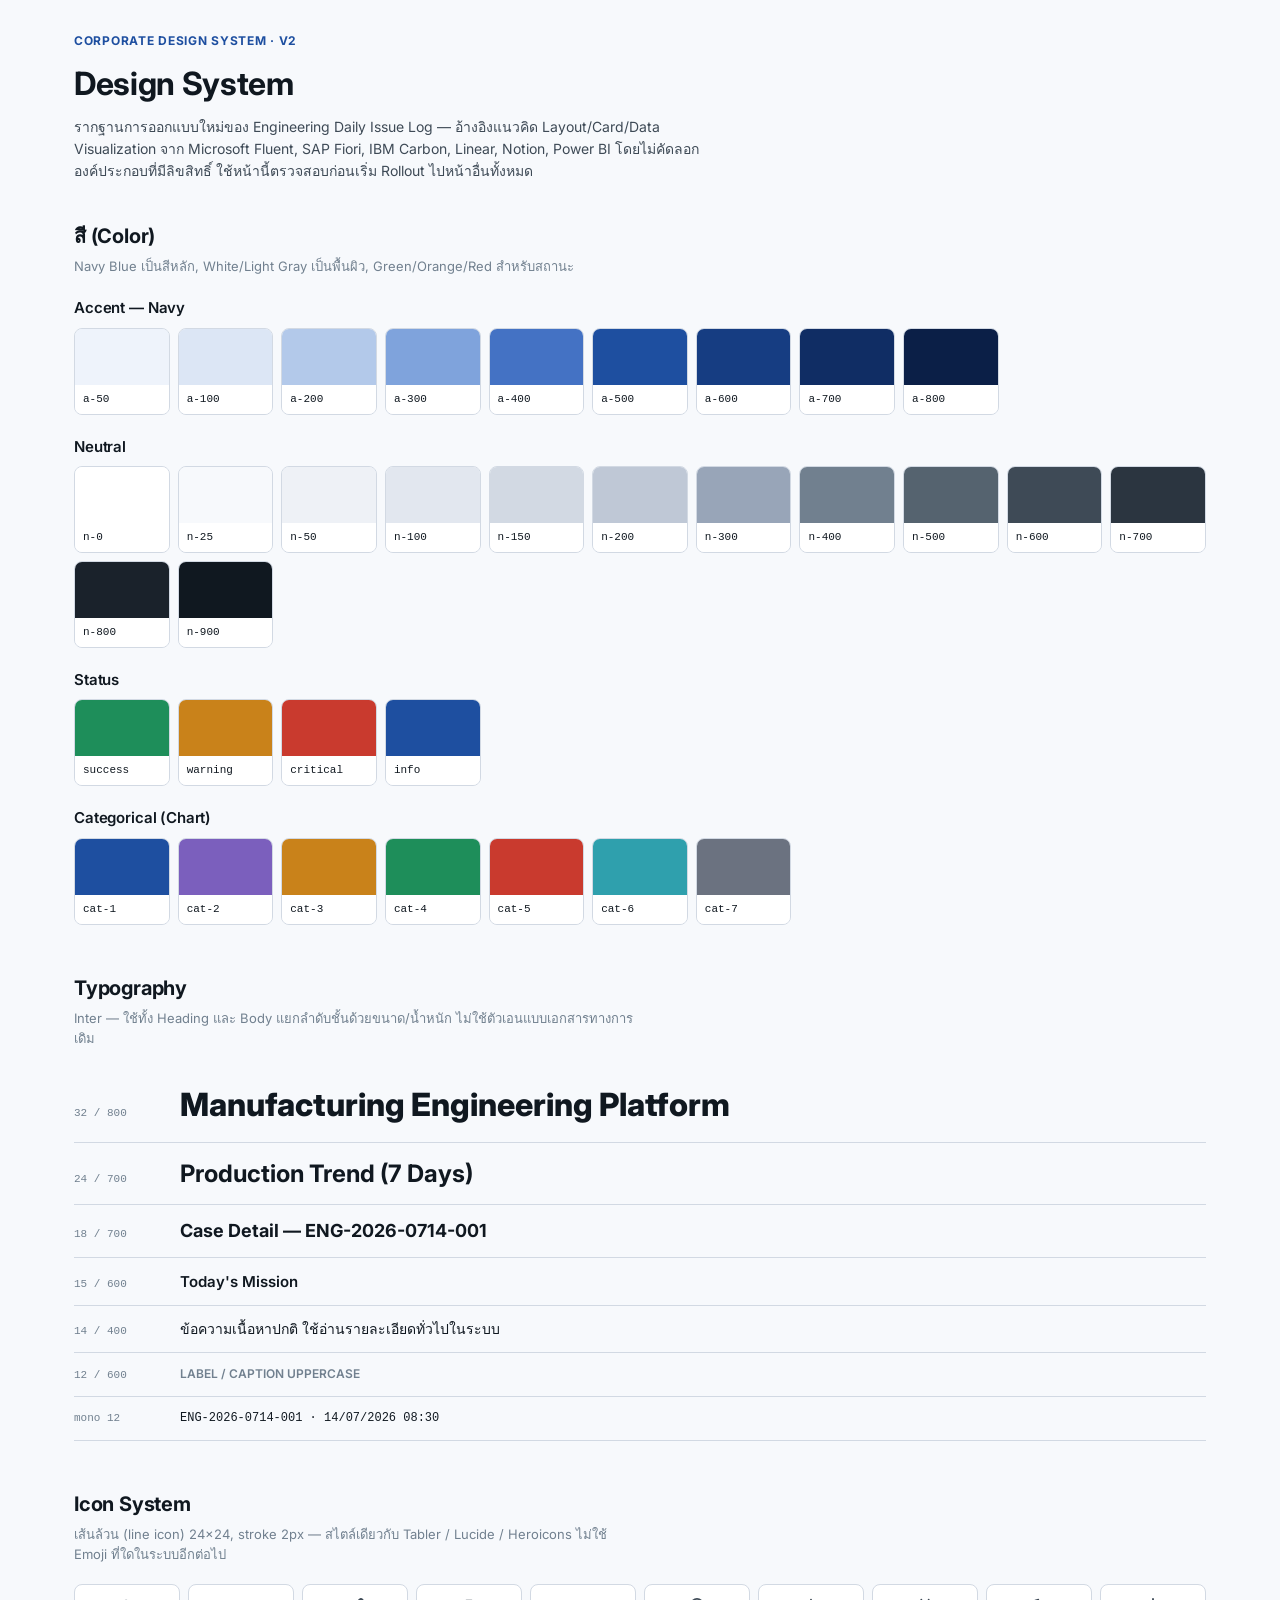
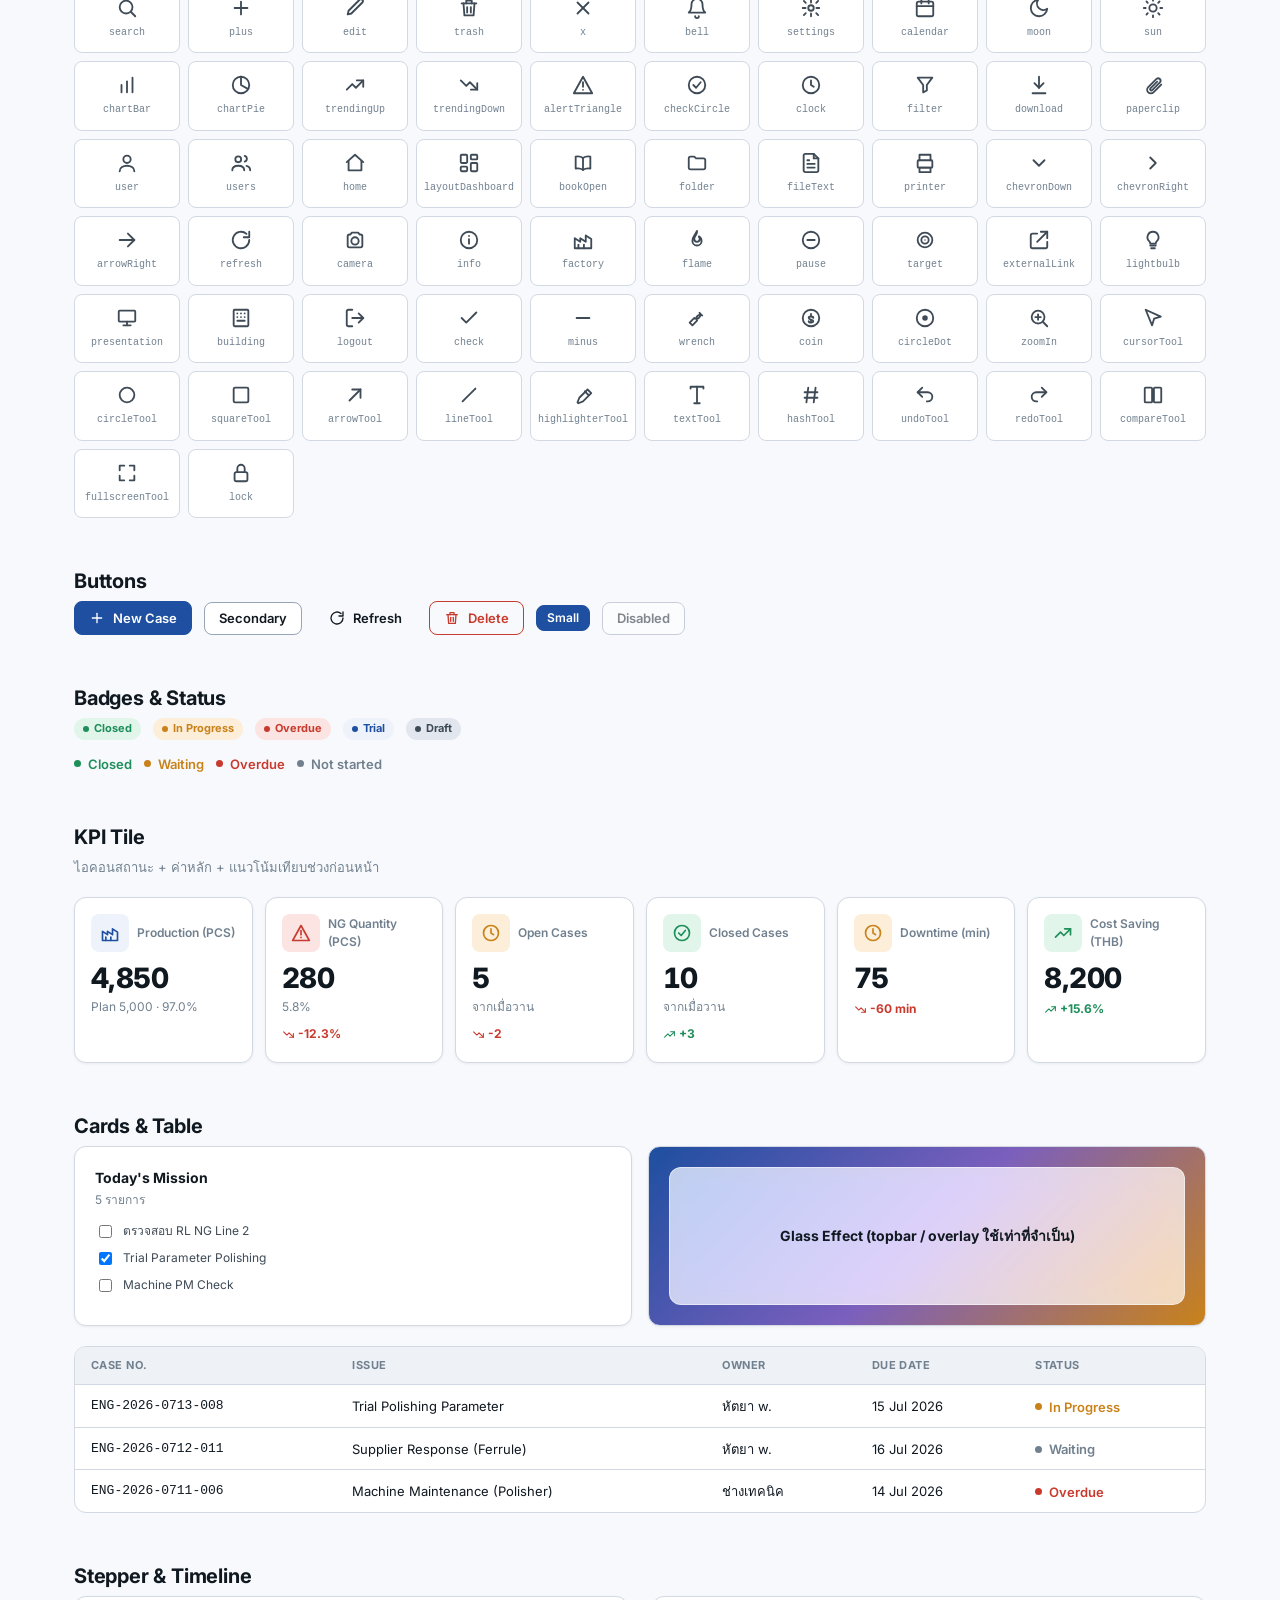
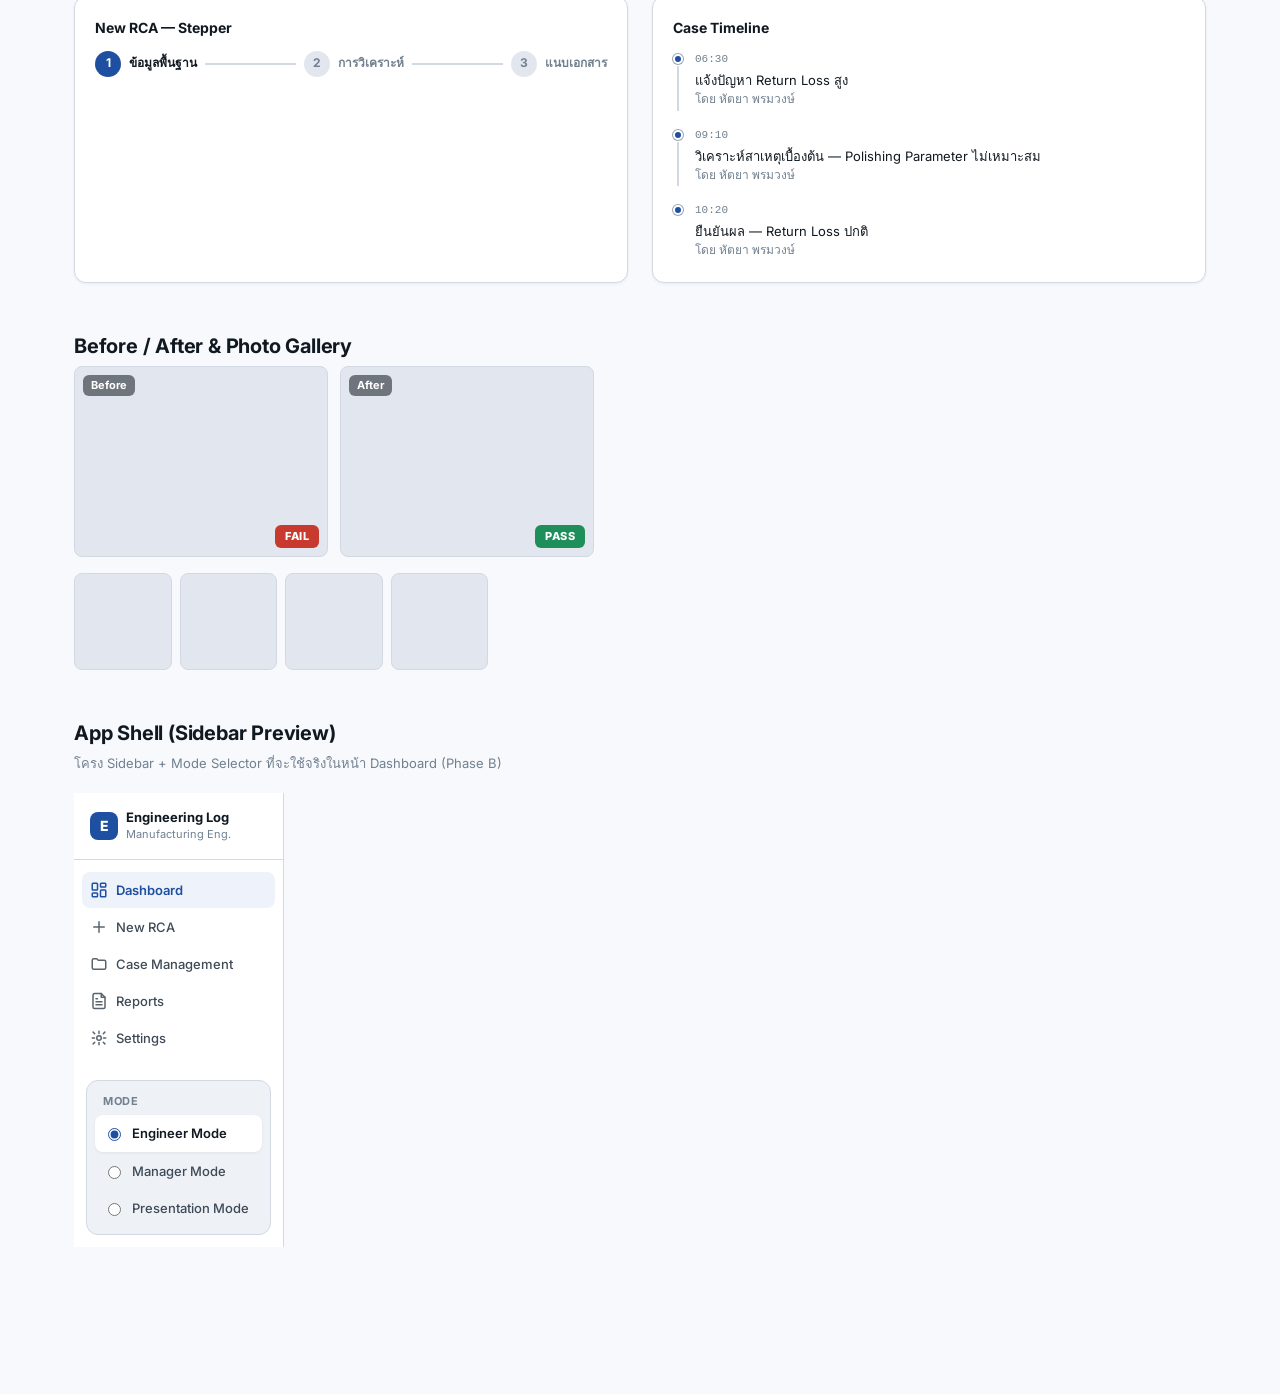
<file: design-system.html>
<!doctype html>
<html lang="th">
<head>
<meta charset="utf-8">
<meta name="viewport" content="width=device-width, initial-scale=1">
<title>Design System — Engineering Daily Issue Log</title>
<link rel="stylesheet" href="assets/design-system.css">
<script src="assets/icons.js"></script>
<style>
  body { padding: 0; }
  .dsg-wrap { max-width: 1180px; margin: 0 auto; padding: var(--sp-8) var(--sp-6) 100px; }
  .dsg-head { margin-bottom: var(--sp-10); }
  .dsg-head .eyebrow { font-size: var(--fs-12); font-weight: 700; letter-spacing: .06em; text-transform: uppercase; color: var(--accent); margin-bottom: var(--sp-2); }
  .dsg-head h1 { font-size: var(--fs-32); }
  .dsg-head p { color: var(--ink-secondary); font-size: var(--fs-14); max-width: 70ch; margin-top: var(--sp-2); }
  .dsg-section { margin-bottom: var(--sp-12); scroll-margin-top: 20px; }
  .dsg-section h2 { font-size: var(--fs-20); margin-bottom: var(--sp-1); }
  .dsg-section .desc { font-size: var(--fs-13); color: var(--ink-muted); margin-bottom: var(--sp-5); max-width: 70ch; }
  .swatch-row { display: grid; grid-template-columns: repeat(auto-fill, minmax(90px,1fr)); gap: var(--sp-2); }
  .swatch { border-radius: var(--r-md); overflow: hidden; border: 1px solid var(--line); }
  .swatch__color { height: 56px; }
  .swatch__label { padding: 6px 8px; font-size: var(--fs-11); font-family: var(--font-mono); background: var(--surface); }
  .type-row { display: flex; align-items: baseline; gap: var(--sp-4); padding: var(--sp-3) 0; border-bottom: 1px solid var(--line); }
  .type-row .tag { font-family: var(--font-mono); font-size: var(--fs-11); color: var(--ink-muted); width: 90px; flex: none; }
  .flex-row { display: flex; gap: var(--sp-3); flex-wrap: wrap; align-items: center; }
  .icon-grid { display: grid; grid-template-columns: repeat(auto-fill, minmax(96px,1fr)); gap: var(--sp-2); }
  .icon-cell { display: flex; flex-direction: column; align-items: center; gap: 6px; padding: var(--sp-3); border: 1px solid var(--line); border-radius: var(--r-md); background: var(--surface); }
  .icon-cell svg { width: 22px; height: 22px; color: var(--ink-secondary); }
  .icon-cell span { font-size: 10px; font-family: var(--font-mono); color: var(--ink-muted); }
  .demo-nav { width: 210px; }
  .glass-demo { position: relative; height: 180px; border-radius: var(--r-lg); overflow: hidden; background: linear-gradient(135deg, var(--a-500), var(--cat-2), var(--s-warning)); }
  .glass-demo .glass { position: absolute; inset: var(--sp-5); border-radius: var(--r-lg); display: flex; align-items: center; justify-content: center; font-weight: 700; color: var(--ink); }
</style>
</head>
<body>
<div class="dsg-wrap">
  <div class="dsg-head">
    <div class="eyebrow">Corporate Design System · v2</div>
    <h1>Design System</h1>
    <p>รากฐานการออกแบบใหม่ของ Engineering Daily Issue Log — อ้างอิงแนวคิด Layout/Card/Data Visualization จาก Microsoft Fluent, SAP Fiori, IBM Carbon, Linear, Notion, Power BI โดยไม่คัดลอกองค์ประกอบที่มีลิขสิทธิ์ ใช้หน้านี้ตรวจสอบก่อนเริ่ม Rollout ไปหน้าอื่นทั้งหมด</p>
  </div>

  <section class="dsg-section" id="color">
    <h2>สี (Color)</h2>
    <div class="desc">Navy Blue เป็นสีหลัก, White/Light Gray เป็นพื้นผิว, Green/Orange/Red สำหรับสถานะ</div>
    <h3 style="margin-bottom:8px;">Accent — Navy</h3>
    <div class="swatch-row" style="margin-bottom:20px;" id="swAccent"></div>
    <h3 style="margin-bottom:8px;">Neutral</h3>
    <div class="swatch-row" style="margin-bottom:20px;" id="swNeutral"></div>
    <h3 style="margin-bottom:8px;">Status</h3>
    <div class="swatch-row" style="margin-bottom:20px;" id="swStatus"></div>
    <h3 style="margin-bottom:8px;">Categorical (Chart)</h3>
    <div class="swatch-row" id="swCat"></div>
  </section>

  <section class="dsg-section" id="type">
    <h2>Typography</h2>
    <div class="desc">Inter — ใช้ทั้ง Heading และ Body แยกลำดับชั้นด้วยขนาด/น้ำหนัก ไม่ใช้ตัวเอนแบบเอกสารทางการเดิม</div>
    <div class="type-row"><span class="tag">32 / 800</span><span style="font-size:32px;font-weight:800;">Manufacturing Engineering Platform</span></div>
    <div class="type-row"><span class="tag">24 / 700</span><span style="font-size:24px;font-weight:700;">Production Trend (7 Days)</span></div>
    <div class="type-row"><span class="tag">18 / 700</span><span style="font-size:18px;font-weight:700;">Case Detail — ENG-2026-0714-001</span></div>
    <div class="type-row"><span class="tag">15 / 600</span><span style="font-size:15px;font-weight:600;">Today's Mission</span></div>
    <div class="type-row"><span class="tag">14 / 400</span><span style="font-size:14px;">ข้อความเนื้อหาปกติ ใช้อ่านรายละเอียดทั่วไปในระบบ</span></div>
    <div class="type-row"><span class="tag">12 / 600</span><span style="font-size:12px;font-weight:600;color:var(--ink-muted);">LABEL / CAPTION UPPERCASE</span></div>
    <div class="type-row"><span class="tag">mono 12</span><span class="mono" style="font-size:12px;">ENG-2026-0714-001 · 14/07/2026 08:30</span></div>
  </section>

  <section class="dsg-section" id="icons">
    <h2>Icon System</h2>
    <div class="desc">เส้นล้วน (line icon) 24×24, stroke 2px — สไตล์เดียวกับ Tabler / Lucide / Heroicons ไม่ใช้ Emoji ที่ใดในระบบอีกต่อไป</div>
    <div class="icon-grid" id="iconGrid"></div>
  </section>

  <section class="dsg-section" id="buttons">
    <h2>Buttons</h2>
    <div class="flex-row">
      <button class="btn primary" id="bPrimary"></button>
      <button class="btn secondary">Secondary</button>
      <button class="btn ghost" id="bGhost"></button>
      <button class="btn danger" id="bDanger"></button>
      <button class="btn primary sm">Small</button>
      <button class="btn secondary" disabled>Disabled</button>
    </div>
  </section>

  <section class="dsg-section" id="badges">
    <h2>Badges &amp; Status</h2>
    <div class="flex-row" style="margin-bottom:14px;">
      <span class="badge success">Closed</span>
      <span class="badge warning">In Progress</span>
      <span class="badge critical">Overdue</span>
      <span class="badge info">Trial</span>
      <span class="badge neutral">Draft</span>
    </div>
    <div class="flex-row">
      <span class="status-dot success">Closed</span>
      <span class="status-dot warning">Waiting</span>
      <span class="status-dot critical">Overdue</span>
      <span class="status-dot neutral">Not started</span>
    </div>
  </section>

  <section class="dsg-section" id="kpi">
    <h2>KPI Tile</h2>
    <div class="desc">ไอคอนสถานะ + ค่าหลัก + แนวโน้มเทียบช่วงก่อนหน้า</div>
    <div class="kpi-grid" id="kpiDemo"></div>
  </section>

  <section class="dsg-section" id="cards">
    <h2>Cards &amp; Table</h2>
    <div style="display:grid; grid-template-columns: 1fr 1fr; gap: var(--sp-4); margin-bottom:20px;">
      <div class="card card__pad">
        <div class="card__head"><div><div class="card__title">Today's Mission</div><div class="card__sub">5 รายการ</div></div></div>
        <div style="display:flex; flex-direction:column; gap:8px; font-size:13px;">
          <label style="display:flex; gap:8px; align-items:center; font-weight:400;"><input type="checkbox">ตรวจสอบ RL NG Line 2</label>
          <label style="display:flex; gap:8px; align-items:center; font-weight:400;"><input type="checkbox" checked>Trial Parameter Polishing</label>
          <label style="display:flex; gap:8px; align-items:center; font-weight:400;"><input type="checkbox">Machine PM Check</label>
        </div>
      </div>
      <div class="card card__pad glass-demo" style="padding:0;">
        <div class="glass">Glass Effect (topbar / overlay ใช้เท่าที่จำเป็น)</div>
      </div>
    </div>
    <div class="ds-table-wrap">
      <table class="ds-table">
        <thead><tr><th>Case No.</th><th>Issue</th><th>Owner</th><th>Due Date</th><th>Status</th></tr></thead>
        <tbody>
          <tr><td class="mono">ENG-2026-0713-008</td><td>Trial Polishing Parameter</td><td>หัตยา w.</td><td>15 Jul 2026</td><td><span class="status-dot warning">In Progress</span></td></tr>
          <tr><td class="mono">ENG-2026-0712-011</td><td>Supplier Response (Ferrule)</td><td>หัตยา w.</td><td>16 Jul 2026</td><td><span class="status-dot neutral">Waiting</span></td></tr>
          <tr><td class="mono">ENG-2026-0711-006</td><td>Machine Maintenance (Polisher)</td><td>ช่างเทคนิค</td><td>14 Jul 2026</td><td><span class="status-dot critical">Overdue</span></td></tr>
        </tbody>
      </table>
    </div>
  </section>

  <section class="dsg-section" id="flow">
    <h2>Stepper &amp; Timeline</h2>
    <div style="display:grid; grid-template-columns:1fr 1fr; gap:var(--sp-6);">
      <div class="card card__pad">
        <div class="card__title" style="margin-bottom:12px;">New RCA — Stepper</div>
        <div class="stepper">
          <div class="stepper__step active"><div class="stepper__num">1</div><div class="stepper__label">ข้อมูลพื้นฐาน</div></div>
          <div class="stepper__line"></div>
          <div class="stepper__step"><div class="stepper__num">2</div><div class="stepper__label">การวิเคราะห์</div></div>
          <div class="stepper__line"></div>
          <div class="stepper__step"><div class="stepper__num">3</div><div class="stepper__label">แนบเอกสาร</div></div>
        </div>
      </div>
      <div class="card card__pad">
        <div class="card__title" style="margin-bottom:12px;">Case Timeline</div>
        <div class="tl">
          <div class="tl__item"><div class="tl__rail"><div class="tl__dot"></div><div class="tl__stem"></div></div><div class="tl__body"><div class="tl__time">06:30</div><div class="tl__text">แจ้งปัญหา Return Loss สูง</div><div class="tl__by">โดย หัตยา พรมวงษ์</div></div></div>
          <div class="tl__item"><div class="tl__rail"><div class="tl__dot"></div><div class="tl__stem"></div></div><div class="tl__body"><div class="tl__time">09:10</div><div class="tl__text">วิเคราะห์สาเหตุเบื้องต้น — Polishing Parameter ไม่เหมาะสม</div><div class="tl__by">โดย หัตยา พรมวงษ์</div></div></div>
          <div class="tl__item"><div class="tl__rail"><div class="tl__dot"></div></div><div class="tl__body"><div class="tl__time">10:20</div><div class="tl__text">ยืนยันผล — Return Loss ปกติ</div><div class="tl__by">โดย หัตยา พรมวงษ์</div></div></div>
        </div>
      </div>
    </div>
  </section>

  <section class="dsg-section" id="media">
    <h2>Before / After &amp; Photo Gallery</h2>
    <div class="ba-compare" style="max-width:520px; margin-bottom:16px;">
      <div class="ba-compare__pane"><div class="ba-compare__label">Before</div><div class="ba-compare__result fail">Fail</div></div>
      <div class="ba-compare__pane"><div class="ba-compare__label">After</div><div class="ba-compare__result pass">Pass</div></div>
    </div>
    <div class="photo-grid" style="max-width:520px;">
      <div class="photo-thumb"></div><div class="photo-thumb"></div><div class="photo-thumb"></div><div class="photo-thumb"></div>
    </div>
  </section>

  <section class="dsg-section" id="shell">
    <h2>App Shell (Sidebar Preview)</h2>
    <div class="desc">โครง Sidebar + Mode Selector ที่จะใช้จริงในหน้า Dashboard (Phase B)</div>
    <div class="ds-sidebar demo-nav" style="height:auto; position:static;">
      <div class="ds-sidebar__brand">
        <div class="mark">E</div>
        <div><div class="name">Engineering Log</div><div class="sub">Manufacturing Eng.</div></div>
      </div>
      <div class="ds-nav">
        <a href="#" class="active" id="navDash"></a>
        <a href="#" id="navRca"></a>
        <a href="#" id="navCase"></a>
        <a href="#" id="navReport"></a>
        <a href="#" id="navSettings"></a>
      </div>
      <div style="padding: var(--sp-3);">
        <div class="mode-select">
          <div class="mode-select__label">Mode</div>
          <label class="mode-select__opt active"><input type="radio" name="mode" checked>Engineer Mode</label>
          <label class="mode-select__opt"><input type="radio" name="mode">Manager Mode</label>
          <label class="mode-select__opt"><input type="radio" name="mode">Presentation Mode</label>
        </div>
      </div>
    </div>
  </section>
</div>

<script>
(function () {
  function el(tag, cls, html) { var e = document.createElement(tag); if (cls) e.className = cls; if (html != null) e.innerHTML = html; return e; }

  // Color swatches
  var accentSteps = ["50","100","200","300","400","500","600","700","800"];
  var accentEl = document.getElementById("swAccent");
  accentSteps.forEach(function (s) {
    var sw = el("div", "swatch");
    sw.appendChild(el("div", "swatch__color")).style.background = "var(--a-" + s + ")";
    sw.appendChild(el("div", "swatch__label", "a-" + s));
    accentEl.appendChild(sw);
  });
  var neutralSteps = ["0","25","50","100","150","200","300","400","500","600","700","800","900"];
  var neutralEl = document.getElementById("swNeutral");
  neutralSteps.forEach(function (s) {
    var sw = el("div", "swatch");
    sw.appendChild(el("div", "swatch__color")).style.background = "var(--n-" + s + ")";
    sw.appendChild(el("div", "swatch__label", "n-" + s));
    neutralEl.appendChild(sw);
  });
  var statusList = [["success","s-success"],["warning","s-warning"],["critical","s-critical"],["info","s-info"]];
  var statusEl = document.getElementById("swStatus");
  statusList.forEach(function (s) {
    var sw = el("div", "swatch");
    sw.appendChild(el("div", "swatch__color")).style.background = "var(--" + s[1] + ")";
    sw.appendChild(el("div", "swatch__label", s[0]));
    statusEl.appendChild(sw);
  });
  var catEl = document.getElementById("swCat");
  for (var i = 1; i <= 7; i++) {
    var sw = el("div", "swatch");
    sw.appendChild(el("div", "swatch__color")).style.background = "var(--cat-" + i + ")";
    sw.appendChild(el("div", "swatch__label", "cat-" + i));
    catEl.appendChild(sw);
  }

  // Icon grid
  var iconNames = Object.keys(window.ICONS);
  var iconGrid = document.getElementById("iconGrid");
  iconNames.forEach(function (name) {
    var cell = el("div", "icon-cell");
    cell.innerHTML = window.icon(name, 22) + "<span>" + name + "</span>";
    iconGrid.appendChild(cell);
  });

  // Buttons with icons
  document.getElementById("bPrimary").innerHTML = window.icon("plus", 16) + "New Case";
  document.getElementById("bGhost").innerHTML = window.icon("refresh", 16) + "Refresh";
  document.getElementById("bDanger").innerHTML = window.icon("trash", 16) + "Delete";

  // Nav icons
  document.getElementById("navDash").innerHTML = window.icon("layoutDashboard", 18) + "Dashboard";
  document.getElementById("navRca").innerHTML = window.icon("plus", 18) + "New RCA";
  document.getElementById("navCase").innerHTML = window.icon("folder", 18) + "Case Management";
  document.getElementById("navReport").innerHTML = window.icon("fileText", 18) + "Reports";
  document.getElementById("navSettings").innerHTML = window.icon("settings", 18) + "Settings";

  // KPI demo
  var kpis = [
    { label: "Production (PCS)", value: "4,850", sub: "Plan 5,000 · 97.0%", tone: "accent", icon: "factory", delta: null },
    { label: "NG Quantity (PCS)", value: "280", sub: "5.8%", tone: "critical", icon: "alertTriangle", delta: "down", deltaText: "-12.3%" },
    { label: "Open Cases", value: "5", sub: "จากเมื่อวาน", tone: "warning", icon: "clock", delta: "down", deltaText: "-2" },
    { label: "Closed Cases", value: "10", sub: "จากเมื่อวาน", tone: "success", icon: "checkCircle", delta: "up", deltaText: "+3" },
    { label: "Downtime (min)", value: "75", sub: "", tone: "warning", icon: "clock", delta: "down", deltaText: "-60 min" },
    { label: "Cost Saving (THB)", value: "8,200", sub: "", tone: "success", icon: "trendingUp", delta: "up", deltaText: "+15.6%" }
  ];
  var kpiGrid = document.getElementById("kpiDemo");
  kpis.forEach(function (k) {
    var tile = el("div", "kpi-tile");
    var deltaHtml = "";
    if (k.delta) {
      deltaHtml = '<div class="kpi-tile__delta ' + k.delta + '">' + window.icon(k.delta === "up" ? "trendingUp" : "trendingDown", 13) + k.deltaText + "</div>";
    }
    tile.innerHTML =
      '<div class="kpi-tile__top"><div class="icon-badge tone-' + k.tone + '">' + window.icon(k.icon, 20) + '</div><div class="kpi-tile__label">' + k.label + "</div></div>" +
      '<div class="kpi-tile__value tabular">' + k.value + "</div>" +
      (k.sub ? '<div class="kpi-tile__sub">' + k.sub + "</div>" : "") +
      deltaHtml;
    kpiGrid.appendChild(tile);
  });
})();
</script>
</body>
</html>
</file>
<file: assets/design-system.css>
/* ============================================================
   Engineering Daily Issue Log — Corporate Design System v2
   Reference concepts (not copied verbatim): Power BI, Jira, Linear,
   Notion, Monday.com, Siemens Opcenter, SAP Fiori, IBM Carbon
   ============================================================ */

@import url('https://fonts.googleapis.com/css2?family=Inter:wght@400;500;600;700;800&display=swap');

:root {
  /* ---------- Neutral scale (cool slate, pairs with navy accent) ---------- */
  --n-0:   #FFFFFF;
  --n-25:  #F7F9FC;
  --n-50:  #EEF1F6;
  --n-100: #E2E7EF;
  --n-150: #D2D9E3;
  --n-200: #BFC8D6;
  --n-300: #98A5B8;
  --n-400: #71808F;
  --n-500: #55636F;
  --n-600: #3E4A56;
  --n-700: #2B3540;
  --n-800: #1A222B;
  --n-900: #101820;
  --n-950: #0A0F15;

  /* ---------- Accent (Navy Blue ramp) ---------- */
  --a-50:  #EEF3FB;
  --a-100: #DCE6F5;
  --a-200: #B3C9EA;
  --a-300: #7FA3DC;
  --a-400: #4472C4;
  --a-500: #1E4FA0;
  --a-600: #163D82;
  --a-700: #102D64;
  --a-800: #0B1F47;

  /* ---------- Semantic status (clear enterprise tone) ---------- */
  --s-success:      #1E8E5A;
  --s-success-soft: #E1F5EA;
  --s-warning:      #C9821A;
  --s-warning-soft: #FCEED9;
  --s-critical:     #C93A2E;
  --s-critical-soft:#FBE4E1;
  --s-info:         var(--a-500);
  --s-info-soft:    var(--a-50);

  /* ---------- Categorical data palette (fixed order) ---------- */
  --cat-1: #1E4FA0; --cat-2: #7B5FBD; --cat-3: #C9821A; --cat-4: #1E8E5A;
  --cat-5: #C93A2E; --cat-6: #2FA0AD; --cat-7: #6B7280;

  /* ---------- Surface tokens (light) ---------- */
  --bg:          var(--n-25);
  --surface:     var(--n-0);
  --surface-2:   var(--n-50);
  --surface-alt: var(--n-100);
  --ink:            var(--n-900);
  --ink-secondary:  var(--n-600);
  --ink-muted:      var(--n-400);
  --ink-inverse:    var(--n-0);
  --line:        var(--n-150);
  --line-strong: var(--n-300);
  --accent:      var(--a-500);
  --accent-hover:var(--a-600);
  --accent-soft: var(--a-50);
  --focus-ring:  var(--a-400);

  /* ---------- Typography ---------- */
  --font-sans: "Inter", -apple-system, "Segoe UI", "Noto Sans Thai", "Helvetica Neue", Arial, sans-serif;
  --font-mono: "SF Mono", "JetBrains Mono", ui-monospace, Menlo, Consolas, monospace;
  --fs-11: .6875rem; --fs-12: .75rem; --fs-13: .8125rem; --fs-14: .875rem;
  --fs-15: .9375rem; --fs-16: 1rem;   --fs-18: 1.125rem; --fs-20: 1.25rem;
  --fs-24: 1.5rem;   --fs-28: 1.75rem;--fs-32: 2rem;

  /* ---------- Spacing (4px base grid) ---------- */
  --sp-1: 4px; --sp-2: 8px; --sp-3: 12px; --sp-4: 16px; --sp-5: 20px;
  --sp-6: 24px; --sp-8: 32px; --sp-10: 40px; --sp-12: 48px; --sp-16: 64px;

  /* ---------- Radius (Fluent/Fiori-style, generous) ---------- */
  --r-sm: 6px; --r-md: 8px; --r-lg: 12px; --r-xl: 16px; --r-pill: 999px;

  /* ---------- Elevation (soft, layered) ---------- */
  --shadow-xs: 0 1px 3px rgba(16,24,32,.06);
  --shadow-sm: 0 2px 8px rgba(16,24,32,.08), 0 1px 2px rgba(16,24,32,.05);
  --shadow-md: 0 8px 24px -4px rgba(16,24,32,.14), 0 2px 6px -2px rgba(16,24,32,.07);
  --shadow-lg: 0 20px 48px -12px rgba(16,24,32,.24), 0 6px 12px -6px rgba(16,24,32,.1);

  /* ---------- Glass (used sparingly: topbar, floating panels) ---------- */
  --glass-bg: rgba(255,255,255,.72);
  --glass-border: rgba(255,255,255,.5);
  --glass-blur: 14px;

  --header-h: 56px;
  --sidebar-w: 232px;
}

@media (prefers-color-scheme: dark) {
  :root {
    --bg: #0D1420; --surface: #141C2B; --surface-2: #1A2436; --surface-alt: #212D42;
    --ink: #EEF2F9; --ink-secondary: #AFBBCC; --ink-muted: #76839A; --ink-inverse: #0D1420;
    --line: #232E42; --line-strong: #34415A;
    --accent: #6E9EE0; --accent-hover: #8AB2E8; --accent-soft: #17223A; --focus-ring: #6E9EE0;
    --s-success: #4FB57F; --s-success-soft: #12281D;
    --s-warning: #E0A94E; --s-warning-soft: #2E2410;
    --s-critical: #E17B70; --s-critical-soft: #331E1C;
    --s-info: var(--accent); --s-info-soft: var(--accent-soft);
    --cat-1: #6E9EE0; --cat-2: #A796DE; --cat-3: #E0A94E; --cat-4: #4FB57F;
    --cat-5: #E17B70; --cat-6: #4FB8C4; --cat-7: #96A2B5;
    --glass-bg: rgba(20,28,43,.68); --glass-border: rgba(255,255,255,.08);
  }
}
:root[data-theme="dark"] {
  --bg: #0D1420; --surface: #141C2B; --surface-2: #1A2436; --surface-alt: #212D42;
  --ink: #EEF2F9; --ink-secondary: #AFBBCC; --ink-muted: #76839A; --ink-inverse: #0D1420;
  --line: #232E42; --line-strong: #34415A;
  --accent: #6E9EE0; --accent-hover: #8AB2E8; --accent-soft: #17223A; --focus-ring: #6E9EE0;
  --s-success: #4FB57F; --s-success-soft: #12281D;
  --s-warning: #E0A94E; --s-warning-soft: #2E2410;
  --s-critical: #E17B70; --s-critical-soft: #331E1C;
  --s-info: var(--accent); --s-info-soft: var(--accent-soft);
  --cat-1: #6E9EE0; --cat-2: #A796DE; --cat-3: #E0A94E; --cat-4: #4FB57F;
  --cat-5: #E17B70; --cat-6: #4FB8C4; --cat-7: #96A2B5;
  --glass-bg: rgba(20,28,43,.68); --glass-border: rgba(255,255,255,.08);
}
:root[data-theme="light"] {
  --bg: var(--n-25); --surface: var(--n-0); --surface-2: var(--n-50); --surface-alt: var(--n-100);
  --ink: var(--n-900); --ink-secondary: var(--n-600); --ink-muted: var(--n-400); --ink-inverse: var(--n-0);
  --line: var(--n-150); --line-strong: var(--n-300);
  --accent: var(--a-500); --accent-hover: var(--a-600); --accent-soft: var(--a-50); --focus-ring: var(--a-400);
  --glass-bg: rgba(255,255,255,.72); --glass-border: rgba(255,255,255,.5);
}

/* ============================================================ Base ============================================================ */
* { box-sizing: border-box; }
html, body { background: var(--bg); color: var(--ink); }
body {
  font-family: var(--font-sans);
  font-size: var(--fs-14);
  line-height: 1.55;
  margin: 0;
  -webkit-font-smoothing: antialiased;
}
.mono { font-family: var(--font-mono); }
.tabular { font-variant-numeric: tabular-nums; }
h1, h2, h3, h4 { font-family: var(--font-sans); margin: 0; text-wrap: balance; letter-spacing: -0.01em; }
h1 { font-size: var(--fs-24); font-weight: 700; }
h2 { font-size: var(--fs-18); font-weight: 700; }
h3 { font-size: var(--fs-15); font-weight: 600; }
a { color: var(--accent); }
:focus-visible { outline: 2px solid var(--focus-ring); outline-offset: 2px; }

/* ============================================================ App Shell ============================================================ */
.ds-shell { display: flex; min-height: 100vh; background: var(--bg); }
.ds-sidebar {
  width: var(--sidebar-w); flex: none; background: var(--surface); border-right: 1px solid var(--line);
  display: flex; flex-direction: column; position: sticky; top: 0; height: 100vh;
}
.ds-sidebar__brand { display: flex; align-items: center; gap: var(--sp-2); padding: var(--sp-4); border-bottom: 1px solid var(--line); }
.ds-sidebar__brand .mark { width: 28px; height: 28px; border-radius: var(--r-md); background: var(--accent); color: var(--ink-inverse); display: flex; align-items: center; justify-content: center; font-weight: 800; font-size: var(--fs-14); flex: none; }
.ds-sidebar__brand .name { font-weight: 700; font-size: var(--fs-13); line-height: 1.25; }
.ds-sidebar__brand .sub { font-size: var(--fs-11); color: var(--ink-muted); }
.ds-nav { flex: 1; overflow-y: auto; padding: var(--sp-3) var(--sp-2); display: flex; flex-direction: column; gap: 1px; }
.ds-nav__section { font-size: var(--fs-11); font-weight: 700; text-transform: uppercase; letter-spacing: .05em; color: var(--ink-muted); padding: var(--sp-3) var(--sp-2) var(--sp-1); }
.ds-nav a { display: flex; align-items: center; gap: var(--sp-2); padding: var(--sp-2) var(--sp-2); border-radius: var(--r-md); font-size: var(--fs-13); font-weight: 500; color: var(--ink-secondary); text-decoration: none; }
.ds-nav a svg { width: 18px; height: 18px; flex: none; opacity: .85; }
.ds-nav a:hover { background: var(--surface-2); color: var(--ink); }
.ds-nav a.active { background: var(--accent-soft); color: var(--accent); font-weight: 600; }
.ds-nav a.active svg { opacity: 1; }

.ds-main { flex: 1; min-width: 0; display: flex; flex-direction: column; }
.ds-topbar {
  height: var(--header-h); flex: none; display: flex; align-items: center; justify-content: space-between;
  padding: 0 var(--sp-5); border-bottom: 1px solid var(--line); position: sticky; top: 0; z-index: 20;
  background: var(--glass-bg); -webkit-backdrop-filter: blur(var(--glass-blur,14px)) saturate(160%); backdrop-filter: blur(var(--glass-blur,14px)) saturate(160%);
}
.ds-topbar__title { font-size: var(--fs-16); font-weight: 700; }
.ds-topbar__meta { font-size: var(--fs-12); color: var(--ink-muted); margin-top: 1px; }
.ds-topbar__actions { display: flex; align-items: center; gap: var(--sp-2); }
.ds-content { padding: var(--sp-6); flex: 1; }
@media (max-width: 900px) { .ds-sidebar { display: none; } .ds-content { padding: var(--sp-4); } }

/* ============================================================ Glass utility (used sparingly) ============================================================ */
.glass {
  background: var(--glass-bg);
  -webkit-backdrop-filter: blur(var(--glass-blur, 14px)) saturate(160%);
  backdrop-filter: blur(var(--glass-blur, 14px)) saturate(160%);
  border: 1px solid var(--glass-border);
}

/* ============================================================ Icon badge (KPI tiles, list items) ============================================================ */
.icon-badge {
  width: 38px; height: 38px; border-radius: var(--r-md); flex: none;
  display: flex; align-items: center; justify-content: center;
}
.icon-badge svg { width: 20px; height: 20px; }
.icon-badge.tone-accent   { background: var(--accent-soft); color: var(--accent); }
.icon-badge.tone-success  { background: var(--s-success-soft); color: var(--s-success); }
.icon-badge.tone-warning  { background: var(--s-warning-soft); color: var(--s-warning); }
.icon-badge.tone-critical { background: var(--s-critical-soft); color: var(--s-critical); }
.icon-badge.tone-neutral  { background: var(--surface-alt); color: var(--ink-secondary); }
.icon-badge.solid.tone-accent   { background: var(--accent); color: var(--ink-inverse); }
.icon-badge.solid.tone-success  { background: var(--s-success); color: #fff; }
.icon-badge.solid.tone-warning  { background: var(--s-warning); color: #fff; }
.icon-badge.solid.tone-critical { background: var(--s-critical); color: #fff; }

/* ============================================================ Status dot (inline table/list state) ============================================================ */
.status-dot { display: inline-flex; align-items: center; gap: 7px; font-size: var(--fs-13); font-weight: 600; }
.status-dot::before { content: ""; width: 7px; height: 7px; border-radius: 50%; background: currentColor; flex: none; }
.status-dot.success  { color: var(--s-success); }
.status-dot.warning  { color: var(--s-warning); }
.status-dot.critical { color: var(--s-critical); }
.status-dot.neutral  { color: var(--ink-muted); }

/* ============================================================ Icon button ============================================================ */
.ico-btn {
  appearance: none; border: 1px solid transparent; background: transparent; cursor: pointer;
  width: 32px; height: 32px; border-radius: var(--r-md); display: inline-flex; align-items: center; justify-content: center;
  color: var(--ink-secondary);
}
.ico-btn svg { width: 18px; height: 18px; }
.ico-btn:hover { background: var(--surface-2); color: var(--ink); }
.ico-btn.active { background: var(--accent-soft); color: var(--accent); }

/* ============================================================ Buttons ============================================================ */
.btn {
  appearance: none; border: 1px solid var(--line-strong); background: var(--surface); color: var(--ink);
  font: inherit; font-weight: 600; font-size: var(--fs-13); padding: 8px 14px; border-radius: var(--r-md);
  cursor: pointer; display: inline-flex; align-items: center; gap: var(--sp-2); text-decoration: none; line-height: 1.2;
  transition: background .1s ease, border-color .1s ease;
}
.btn svg { width: 16px; height: 16px; }
.btn:hover { background: var(--surface-2); }
.btn.primary { background: var(--accent); border-color: var(--accent); color: var(--ink-inverse); }
.btn.primary:hover { background: var(--accent-hover); border-color: var(--accent-hover); }
.btn.secondary { background: var(--surface); border-color: var(--line-strong); color: var(--ink); }
.btn.ghost { border-color: transparent; background: transparent; }
.btn.ghost:hover { background: var(--surface-2); }
.btn.danger { color: var(--s-critical); border-color: var(--s-critical); background: transparent; }
.btn.danger:hover { background: var(--s-critical-soft); }
.btn.sm { padding: 5px 10px; font-size: var(--fs-12); }
.btn:disabled { opacity: .5; cursor: not-allowed; }

/* ============================================================ Badge / Status pill ============================================================ */
.badge {
  display: inline-flex; align-items: center; gap: 5px; font-size: var(--fs-11); font-weight: 700;
  padding: 2px 9px; border-radius: var(--r-pill); white-space: nowrap; line-height: 1.6;
}
.badge::before { content: ""; width: 6px; height: 6px; border-radius: 50%; background: currentColor; flex: none; }
.badge.neutral   { background: var(--surface-alt); color: var(--ink-secondary); }
.badge.success   { background: var(--s-success-soft); color: var(--s-success); }
.badge.warning   { background: var(--s-warning-soft); color: var(--s-warning); }
.badge.critical  { background: var(--s-critical-soft); color: var(--s-critical); }
.badge.info      { background: var(--s-info-soft); color: var(--s-info); }
.badge.no-dot::before { display: none; }

/* ============================================================ Cards ============================================================ */
.card { background: var(--surface); border: 1px solid var(--line); border-radius: var(--r-lg); box-shadow: var(--shadow-xs); }
.card__pad { padding: var(--sp-5); }
.card__head { display: flex; align-items: flex-start; justify-content: space-between; gap: var(--sp-3); margin-bottom: var(--sp-3); }
.card__title { font-size: var(--fs-14); font-weight: 700; }
.card__sub { font-size: var(--fs-12); color: var(--ink-muted); margin-top: 2px; }

.kpi-tile { background: var(--surface); border: 1px solid var(--line); border-radius: var(--r-lg); padding: var(--sp-4); box-shadow: var(--shadow-xs); transition: box-shadow .15s ease, transform .15s ease; }
.kpi-tile:hover { box-shadow: var(--shadow-sm); transform: translateY(-1px); }
.kpi-tile__top { display: flex; align-items: center; gap: var(--sp-2); margin-bottom: var(--sp-3); }
.kpi-tile__label { font-size: var(--fs-12); color: var(--ink-muted); font-weight: 600; }
.kpi-tile__value { font-size: var(--fs-28); font-weight: 800; line-height: 1; letter-spacing: -0.02em; }
.kpi-tile__sub { font-size: var(--fs-12); color: var(--ink-muted); margin-top: 6px; }
.kpi-tile__delta { display: inline-flex; align-items: center; gap: 3px; font-size: var(--fs-12); font-weight: 700; margin-top: var(--sp-2); }
.kpi-tile__delta svg { width: 13px; height: 13px; }
.kpi-tile__delta.up { color: var(--s-success); }
.kpi-tile__delta.down { color: var(--s-critical); }
.kpi-tile__delta.flat { color: var(--ink-muted); }
.kpi-grid { display: grid; grid-template-columns: repeat(auto-fit, minmax(170px, 1fr)); gap: var(--sp-3); }

/* ============================================================ Table ============================================================ */
.ds-table-wrap { overflow-x: auto; border: 1px solid var(--line); border-radius: var(--r-lg); background: var(--surface); }
table.ds-table { width: 100%; border-collapse: collapse; min-width: 640px; }
table.ds-table th, table.ds-table td { text-align: left; padding: 10px var(--sp-4); font-size: var(--fs-13); border-bottom: 1px solid var(--line); vertical-align: middle; }
table.ds-table thead th { font-size: var(--fs-11); text-transform: uppercase; letter-spacing: .04em; color: var(--ink-muted); background: var(--surface-2); font-weight: 700; }
table.ds-table tbody tr:hover { background: var(--surface-2); }
table.ds-table tbody tr:last-child td { border-bottom: none; }

/* ============================================================ Form controls ============================================================ */
select, input[type=text], input[type=search], input[type=date], input[type=time], input[type=number], textarea {
  font: inherit; font-size: var(--fs-13); padding: 8px 11px; border-radius: var(--r-md);
  border: 1px solid var(--line-strong); background: var(--surface); color: var(--ink);
}
label { font-size: var(--fs-12); font-weight: 600; color: var(--ink-secondary); }

/* ============================================================ Chart bits (shared conventions) ============================================================ */
.chart-legend { display: flex; gap: var(--sp-4); flex-wrap: wrap; font-size: var(--fs-12); color: var(--ink-secondary); }
.chart-legend__item { display: flex; align-items: center; gap: 6px; }
.chart-legend__swatch { width: 10px; height: 10px; border-radius: 3px; flex: none; }
.chart-grid-line { stroke: var(--line); stroke-width: 1; }
.chart-axis-label { fill: var(--ink-muted); font-size: 10px; font-family: var(--font-mono); }

/* ============================================================ Mode selector (segmented) ============================================================ */
.mode-select { border: 1px solid var(--line); border-radius: var(--r-lg); padding: var(--sp-2); background: var(--surface-2); display: flex; flex-direction: column; gap: 1px; }
.mode-select__label { font-size: var(--fs-11); font-weight: 700; text-transform: uppercase; letter-spacing: .05em; color: var(--ink-muted); padding: var(--sp-1) var(--sp-2); }
.mode-select__opt { display: flex; align-items: center; gap: var(--sp-2); padding: var(--sp-2); border-radius: var(--r-md); font-size: var(--fs-13); font-weight: 500; color: var(--ink-secondary); cursor: pointer; }
.mode-select__opt:hover { background: var(--surface); }
.mode-select__opt input { accent-color: var(--accent); }
.mode-select__opt.active { background: var(--surface); color: var(--ink); font-weight: 600; box-shadow: var(--shadow-xs); }

/* ============================================================ Stepper ============================================================ */
.stepper { display: flex; align-items: center; gap: var(--sp-2); margin-bottom: var(--sp-4); }
.stepper__step { display: flex; align-items: center; gap: var(--sp-2); }
.stepper__num { width: 26px; height: 26px; border-radius: 50%; display: flex; align-items: center; justify-content: center; font-size: var(--fs-12); font-weight: 700; background: var(--surface-alt); color: var(--ink-muted); flex: none; }
.stepper__step.active .stepper__num { background: var(--accent); color: var(--ink-inverse); }
.stepper__step.done .stepper__num { background: var(--s-success); color: #fff; }
.stepper__label { font-size: var(--fs-12); font-weight: 600; color: var(--ink-muted); }
.stepper__step.active .stepper__label { color: var(--ink); }
.stepper__line { flex: 1; height: 2px; background: var(--line); min-width: 20px; }

/* ============================================================ Timeline ============================================================ */
.tl { display: flex; flex-direction: column; }
.tl__item { display: flex; gap: var(--sp-3); position: relative; padding-bottom: var(--sp-4); }
.tl__item:last-child { padding-bottom: 0; }
.tl__rail { display: flex; flex-direction: column; align-items: center; flex: none; }
.tl__dot { width: 10px; height: 10px; border-radius: 50%; background: var(--accent); border: 2px solid var(--surface); box-shadow: 0 0 0 1px var(--line-strong); flex: none; margin-top: 3px; }
.tl__stem { width: 2px; flex: 1; background: var(--line); margin-top: 2px; }
.tl__body { flex: 1; padding-bottom: 2px; }
.tl__time { font-size: var(--fs-11); color: var(--ink-muted); font-family: var(--font-mono); }
.tl__text { font-size: var(--fs-13); color: var(--ink); margin-top: 2px; }
.tl__by { font-size: var(--fs-12); color: var(--ink-muted); }

/* ============================================================ Photo gallery / before-after ============================================================ */
.photo-grid { display: grid; grid-template-columns: repeat(auto-fill, minmax(90px, 1fr)); gap: var(--sp-2); }
.photo-thumb { aspect-ratio: 1; border-radius: var(--r-md); overflow: hidden; background: var(--surface-alt); border: 1px solid var(--line); cursor: pointer; }
.photo-thumb img { width: 100%; height: 100%; object-fit: cover; display: block; }
.ba-compare { display: grid; grid-template-columns: 1fr 1fr; gap: var(--sp-3); }
.ba-compare__pane { position: relative; border-radius: var(--r-md); overflow: hidden; border: 1px solid var(--line); aspect-ratio: 4/3; background: var(--surface-alt); }
.ba-compare__pane img { width: 100%; height: 100%; object-fit: cover; }
.ba-compare__label { position: absolute; top: 8px; left: 8px; font-size: var(--fs-11); font-weight: 700; color: #fff; background: rgba(16,24,32,.55); padding: 2px 8px; border-radius: var(--r-sm); }
.ba-compare__result { position: absolute; bottom: 8px; right: 8px; font-size: var(--fs-11); font-weight: 800; padding: 3px 10px; border-radius: var(--r-sm); text-transform: uppercase; letter-spacing: .04em; }
.ba-compare__result.pass { background: var(--s-success); color: #fff; }
.ba-compare__result.fail { background: var(--s-critical); color: #fff; }

/* ============================================================ Presentation Mode ============================================================ */
.present-mode .ds-sidebar,
.present-mode .ds-topbar__actions,
.present-mode .no-present { display: none !important; }
.present-mode .ds-topbar { justify-content: center; }
.present-mode .ds-content { max-width: 1400px; margin: 0 auto; padding: var(--sp-10) var(--sp-8); }
</file>
